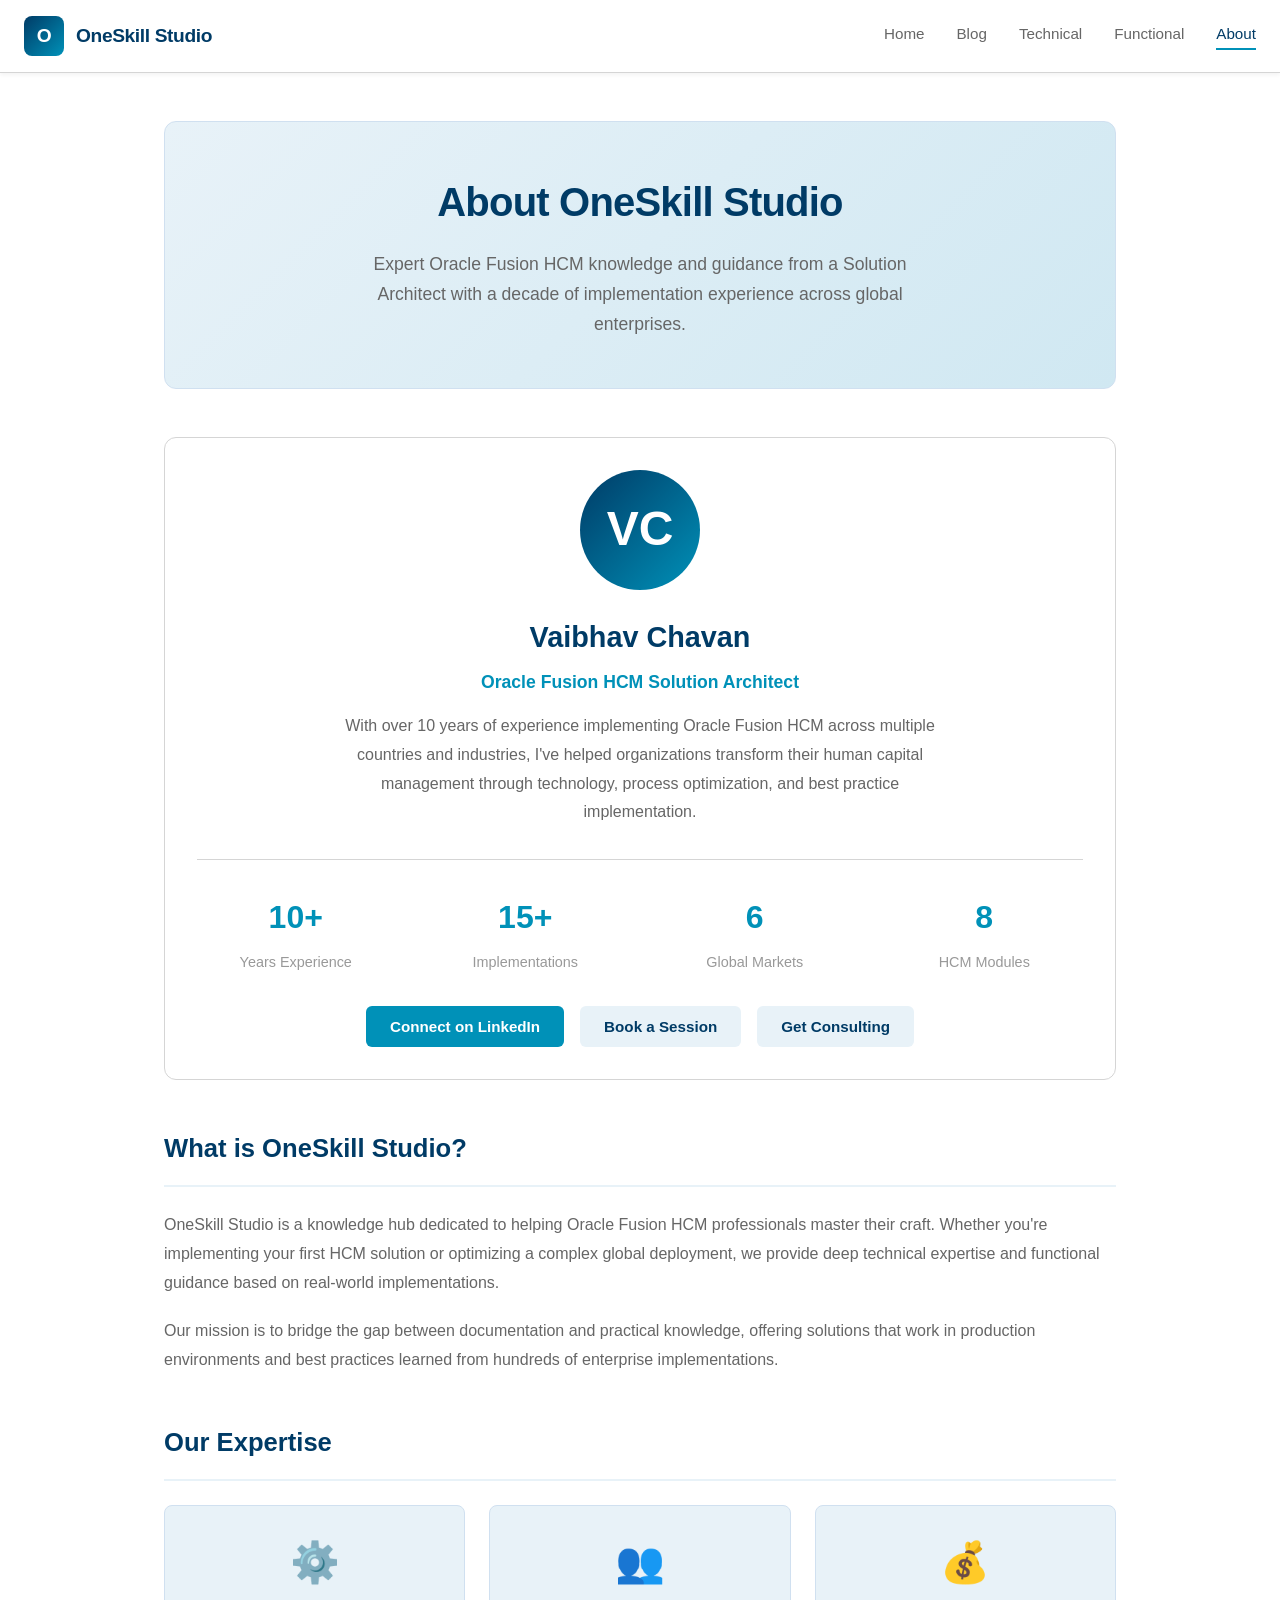
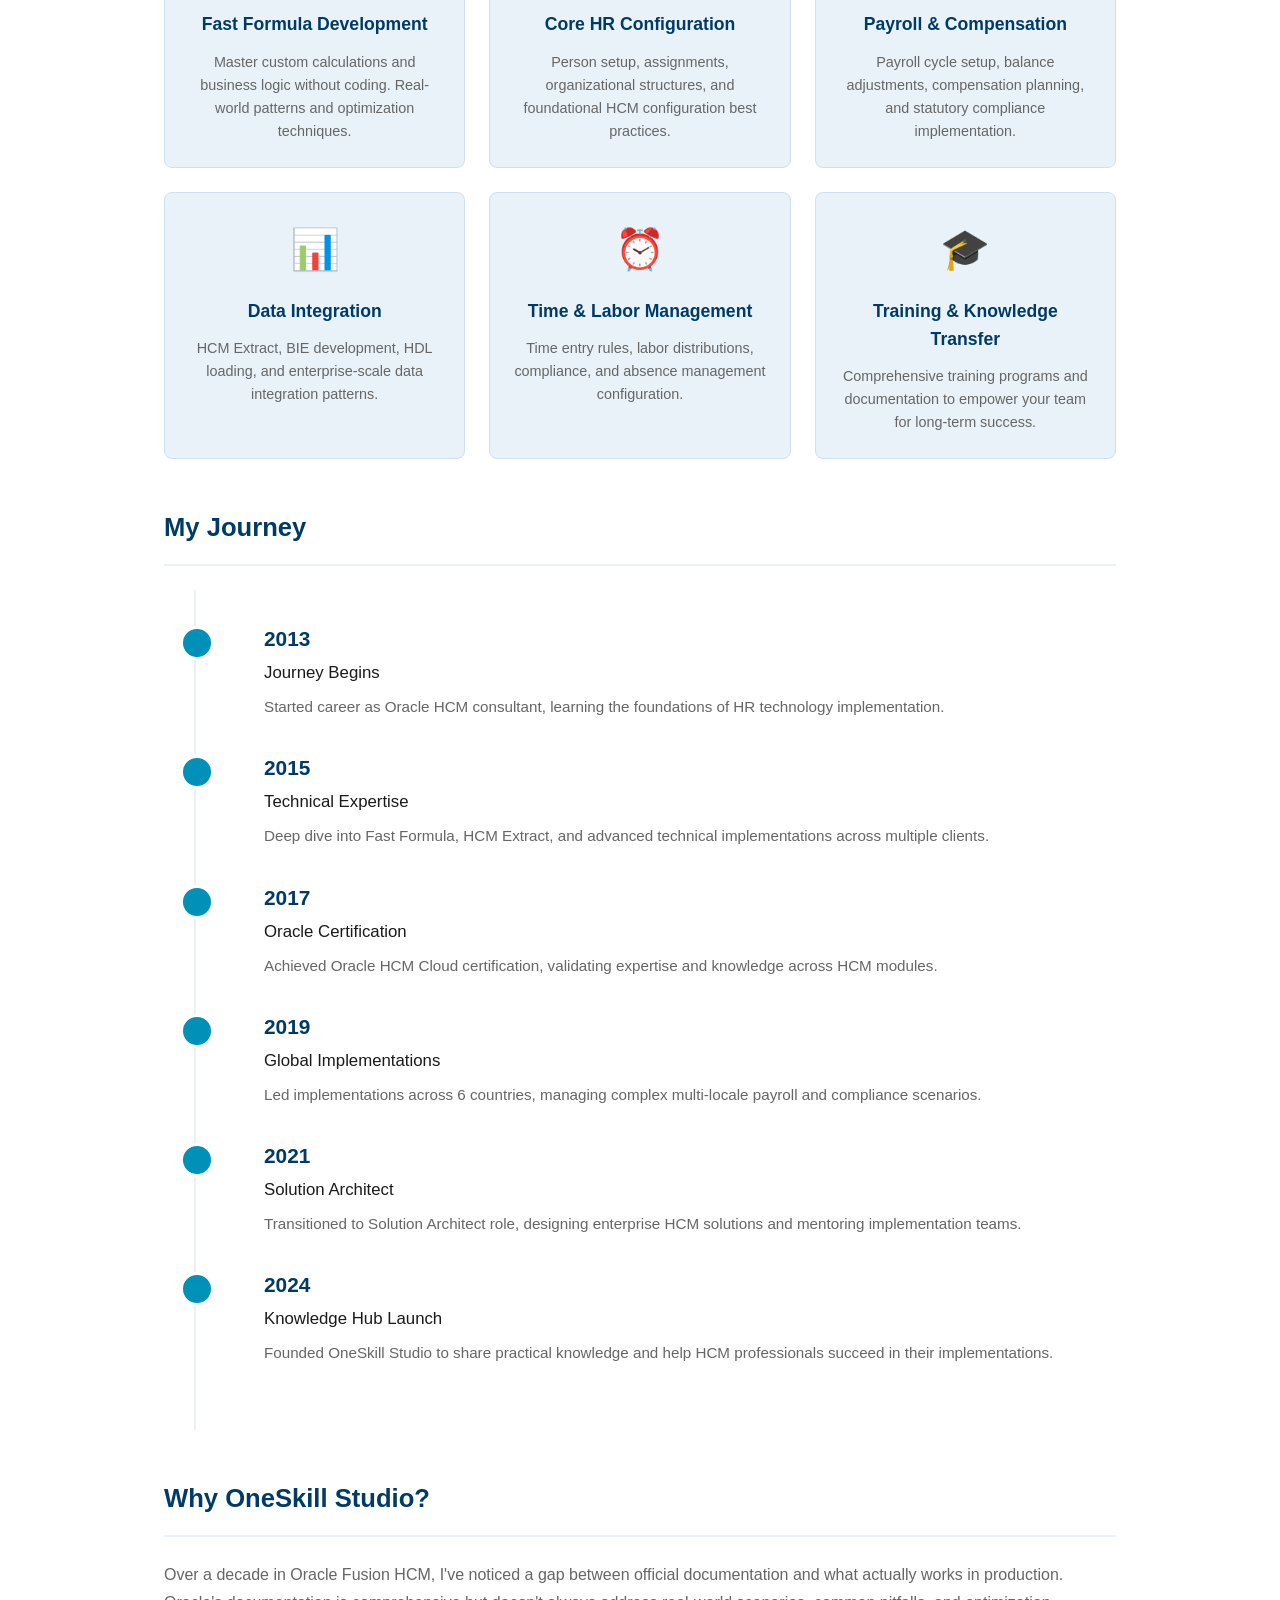
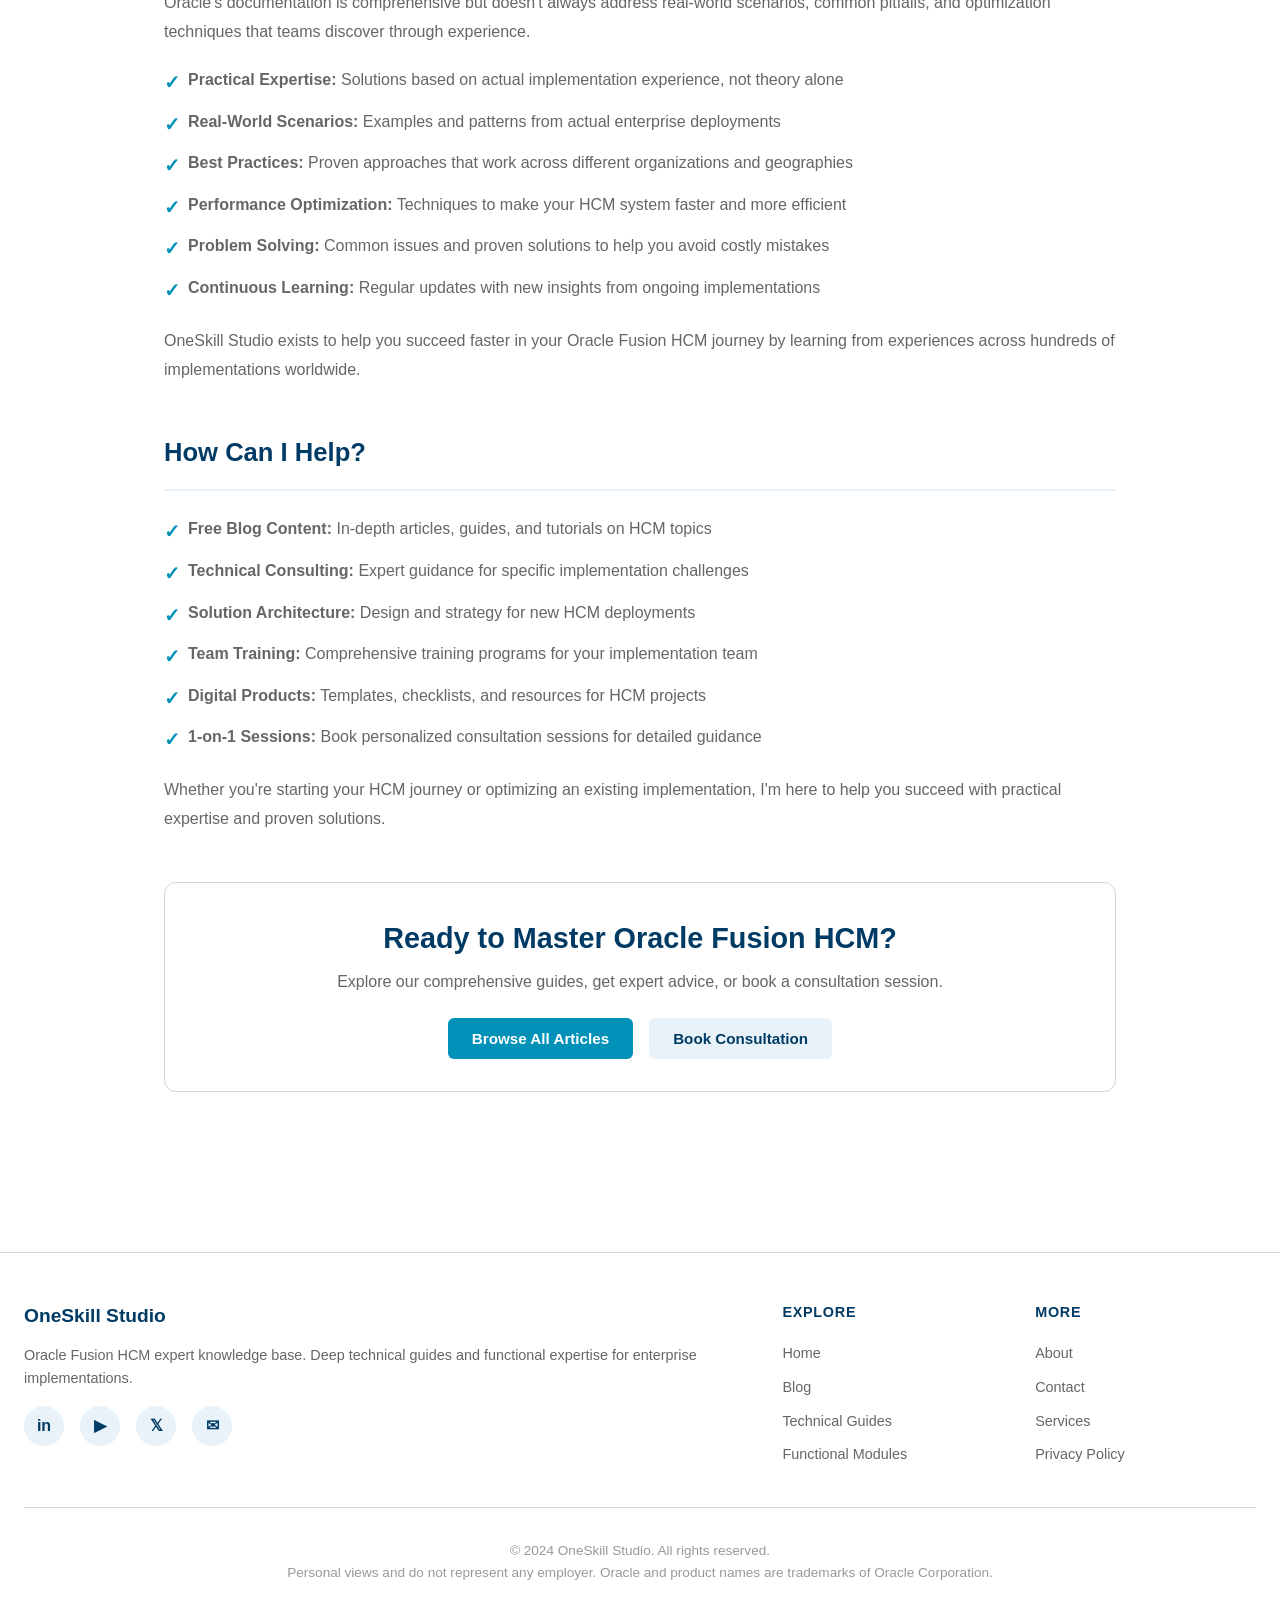
<file: about.html>
<!DOCTYPE html>
<html lang="en">
<head>
  <meta charset="UTF-8">
  <meta name="viewport" content="width=device-width, initial-scale=1.0">
  <title>About - OneSkill Studio</title>
  <style>
    * {
      margin: 0;
      padding: 0;
      box-sizing: border-box;
    }

    /* ════════ COLOR SCHEME (Oracle-inspired) ════════ */
    :root {
      --primary: #003B66;           /* Deep Oracle Blue */
      --primary-light: #E8F2F8;     /* Light Blue background */
      --accent: #0091B8;            /* Oracle Teal */
      --accent-light: #D0E8F2;      /* Light Teal */
      --text-dark: #1A1A1A;         /* Dark text */
      --text-muted: #666666;        /* Muted text */
      --text-light: #999999;        /* Light text */
      --border: #D5D5D5;            /* Border color */
      --bg: #FFFFFF;                /* White background */
      --bg-light: #F8F8F8;          /* Light gray background */
    }

    html {
      scroll-behavior: smooth;
    }

    body {
      font-family: -apple-system, BlinkMacSystemFont, 'Segoe UI', 'Roboto', 'Helvetica', 'Arial', sans-serif;
      background: var(--bg);
      color: var(--text-dark);
      line-height: 1.6;
    }

    /* ════════ HEADER ════════ */
    .site-header {
      background: var(--bg);
      border-bottom: 1px solid var(--border);
      padding: 1rem 0;
      position: sticky;
      top: 0;
      z-index: 1000;
      transition: transform 0.3s ease;
      box-shadow: 0 2px 4px rgba(0, 0, 0, 0.05);
    }

    .site-header.hide {
      transform: translateY(-100%);
    }

    .header-inner {
      max-width: 1400px;
      margin: 0 auto;
      padding: 0 24px;
      display: flex;
      justify-content: space-between;
      align-items: center;
      gap: 2rem;
    }

    .logo {
      display: flex;
      align-items: center;
      gap: 0.75rem;
      text-decoration: none;
      color: var(--primary);
      font-weight: 800;
      font-size: 1.2rem;
      letter-spacing: -0.02em;
      flex-shrink: 0;
    }

    .logo-icon {
      width: 40px;
      height: 40px;
      background: linear-gradient(135deg, var(--primary), var(--accent));
      border-radius: 8px;
      display: flex;
      align-items: center;
      justify-content: center;
      color: white;
      font-weight: 800;
      font-size: 1.2rem;
    }

    .nav {
      display: flex;
      gap: 2rem;
      align-items: center;
    }

    .nav a {
      color: var(--text-muted);
      text-decoration: none;
      font-weight: 500;
      font-size: 0.95rem;
      transition: color 0.2s ease;
      position: relative;
      padding-bottom: 4px;
    }

    .nav a:hover,
    .nav a.active {
      color: var(--primary);
    }

    .nav a.active::after {
      content: '';
      position: absolute;
      bottom: 0;
      left: 0;
      right: 0;
      height: 2px;
      background: var(--accent);
    }

    /* ════════ MAIN CONTAINER ════════ */
    .site-container {
      max-width: 1000px;
      margin: 0 auto;
      padding: 3rem 24px;
    }

    /* ════════ HERO SECTION ════════ */
    .about-hero {
      background: linear-gradient(135deg, var(--primary-light) 0%, var(--accent-light) 100%);
      border-radius: 12px;
      padding: 3rem;
      margin-bottom: 3rem;
      text-align: center;
      border: 1px solid #D0E0F0;
    }

    .about-hero h1 {
      font-size: 2.5rem;
      color: var(--primary);
      margin-bottom: 1rem;
      letter-spacing: -0.02em;
    }

    .about-hero p {
      font-size: 1.1rem;
      color: var(--text-muted);
      max-width: 600px;
      margin: 0 auto;
      line-height: 1.7;
    }

    /* ════════ AUTHOR CARD ════════ */
    .author-card {
      background: var(--bg);
      border: 1px solid var(--border);
      border-radius: 12px;
      padding: 2rem;
      margin-bottom: 3rem;
      text-align: center;
    }

    .author-avatar-large {
      width: 120px;
      height: 120px;
      background: linear-gradient(135deg, var(--primary), var(--accent));
      border-radius: 50%;
      margin: 0 auto 1.5rem;
      display: flex;
      align-items: center;
      justify-content: center;
      color: white;
      font-size: 3rem;
      font-weight: 800;
    }

    .author-card h2 {
      font-size: 1.8rem;
      color: var(--primary);
      margin-bottom: 0.5rem;
    }

    .author-title {
      font-size: 1.1rem;
      color: var(--accent);
      margin-bottom: 1rem;
      font-weight: 600;
    }

    .author-bio {
      color: var(--text-muted);
      font-size: 1rem;
      line-height: 1.8;
      margin-bottom: 2rem;
      max-width: 600px;
      margin-left: auto;
      margin-right: auto;
    }

    .author-stats {
      display: grid;
      grid-template-columns: repeat(auto-fit, minmax(150px, 1fr));
      gap: 2rem;
      margin-bottom: 2rem;
      padding-top: 2rem;
      border-top: 1px solid var(--border);
    }

    .stat-item {
      text-align: center;
    }

    .stat-number {
      font-size: 2rem;
      font-weight: 800;
      color: var(--accent);
    }

    .stat-label {
      font-size: 0.9rem;
      color: var(--text-light);
      margin-top: 0.5rem;
    }

    .author-ctas {
      display: flex;
      gap: 1rem;
      justify-content: center;
      flex-wrap: wrap;
    }

    .cta-btn {
      display: inline-block;
      padding: 0.75rem 1.5rem;
      background: var(--accent);
      color: white;
      text-decoration: none;
      border-radius: 6px;
      font-weight: 600;
      font-size: 0.95rem;
      transition: all 0.2s ease;
      border: none;
      cursor: pointer;
    }

    .cta-btn:hover {
      background: var(--primary);
      transform: translateY(-2px);
      box-shadow: 0 4px 12px rgba(0, 145, 184, 0.2);
    }

    .cta-btn-secondary {
      background: var(--primary-light);
      color: var(--primary);
    }

    .cta-btn-secondary:hover {
      background: var(--accent-light);
      color: var(--accent);
    }

    /* ════════ CONTENT SECTIONS ════════ */
    .content-section {
      margin-bottom: 3rem;
    }

    .section-title {
      font-size: 1.6rem;
      color: var(--primary);
      margin-bottom: 1.5rem;
      padding-bottom: 1rem;
      border-bottom: 2px solid var(--primary-light);
    }

    .section-content {
      color: var(--text-muted);
      line-height: 1.8;
      font-size: 1rem;
    }

    .section-content p {
      margin-bottom: 1.2rem;
    }

    .section-content ul {
      list-style: none;
      padding: 0;
      margin-bottom: 1.5rem;
    }

    .section-content li {
      padding-left: 1.5rem;
      margin-bottom: 0.8rem;
      position: relative;
    }

    .section-content li:before {
      content: "✓";
      position: absolute;
      left: 0;
      color: var(--accent);
      font-weight: bold;
      font-size: 1.2rem;
    }

    /* ════════ EXPERTISE GRID ════════ */
    .expertise-grid {
      display: grid;
      grid-template-columns: repeat(auto-fit, minmax(250px, 1fr));
      gap: 1.5rem;
      margin-bottom: 2rem;
    }

    .expertise-card {
      background: var(--primary-light);
      border: 1px solid #D0E0F0;
      border-radius: 8px;
      padding: 1.5rem;
      text-align: center;
      transition: all 0.2s ease;
    }

    .expertise-card:hover {
      border-color: var(--accent);
      box-shadow: 0 4px 12px rgba(0, 145, 184, 0.15);
      transform: translateY(-4px);
    }

    .expertise-icon {
      font-size: 2.5rem;
      margin-bottom: 1rem;
    }

    .expertise-card h3 {
      font-size: 1.1rem;
      color: var(--primary);
      margin-bottom: 0.75rem;
    }

    .expertise-card p {
      font-size: 0.9rem;
      color: var(--text-muted);
    }

    /* ════════ TIMELINE ════════ */
    .timeline {
      position: relative;
      padding: 2rem 0;
    }

    .timeline::before {
      content: '';
      position: absolute;
      left: 30px;
      top: 0;
      bottom: 0;
      width: 2px;
      background: var(--primary-light);
    }

    .timeline-item {
      margin-bottom: 2rem;
      padding-left: 100px;
      position: relative;
    }

    .timeline-item::before {
      content: '';
      position: absolute;
      left: 16px;
      top: 4px;
      width: 28px;
      height: 28px;
      background: var(--accent);
      border: 3px solid var(--bg);
      border-radius: 50%;
    }

    .timeline-year {
      font-size: 1.3rem;
      font-weight: 800;
      color: var(--primary);
      margin-bottom: 0.3rem;
    }

    .timeline-title {
      font-size: 1.05rem;
      color: var(--text-dark);
      margin-bottom: 0.5rem;
    }

    .timeline-desc {
      color: var(--text-muted);
      font-size: 0.95rem;
      line-height: 1.6;
    }

    /* ════════ FOOTER ════════ */
    .site-footer {
      background: var(--bg);
      border-top: 1px solid var(--border);
      padding: 3rem 24px 2rem;
      margin-top: 4rem;
    }

    .footer-inner {
      max-width: 1400px;
      margin: 0 auto;
      display: grid;
      grid-template-columns: 1.5fr 1fr;
      gap: 3rem;
      margin-bottom: 2rem;
    }

    .footer-brand h3 {
      color: var(--primary);
      font-size: 1.2rem;
      margin-bottom: 0.75rem;
    }

    .footer-brand p {
      color: var(--text-muted);
      font-size: 0.9rem;
      margin-bottom: 1rem;
      line-height: 1.6;
    }

    .footer-social {
      display: flex;
      gap: 1rem;
      margin-bottom: 1rem;
    }

    .social-icon {
      width: 40px;
      height: 40px;
      display: flex;
      align-items: center;
      justify-content: center;
      background: var(--primary-light);
      color: var(--primary);
      border-radius: 50%;
      text-decoration: none;
      transition: all 0.2s ease;
      font-weight: 600;
    }

    .social-icon:hover {
      background: var(--accent);
      color: white;
      transform: translateY(-2px);
    }

    .footer-nav {
      display: grid;
      grid-template-columns: 1fr 1fr;
      gap: 2rem;
    }

    .footer-nav h4 {
      color: var(--primary);
      font-size: 0.9rem;
      text-transform: uppercase;
      letter-spacing: 0.05em;
      margin-bottom: 1rem;
    }

    .footer-nav ul {
      list-style: none;
    }

    .footer-nav li {
      margin-bottom: 0.5rem;
    }

    .footer-nav a {
      color: var(--text-muted);
      text-decoration: none;
      font-size: 0.9rem;
      transition: color 0.2s ease;
    }

    .footer-nav a:hover {
      color: var(--accent);
    }

    .footer-legal {
      border-top: 1px solid var(--border);
      padding-top: 2rem;
      text-align: center;
    }

    .footer-legal p {
      color: var(--text-light);
      font-size: 0.85rem;
      line-height: 1.6;
    }

    /* ════════ RESPONSIVE ════════ */
    @media (max-width: 768px) {
      .site-container {
        padding: 2rem 16px;
      }

      .about-hero {
        padding: 2rem;
      }

      .about-hero h1 {
        font-size: 1.8rem;
      }

      .author-card {
        padding: 1.5rem;
      }

      .author-avatar-large {
        width: 100px;
        height: 100px;
        font-size: 2.5rem;
      }

      .author-stats {
        grid-template-columns: repeat(2, 1fr);
        gap: 1rem;
      }

      .cta-btn {
        padding: 0.65rem 1.2rem;
        font-size: 0.9rem;
      }

      .section-title {
        font-size: 1.3rem;
      }

      .expertise-grid {
        grid-template-columns: 1fr;
      }

      .header-inner {
        padding: 0 16px;
        gap: 1rem;
      }

      .logo {
        font-size: 1rem;
      }

      .nav {
        gap: 1.2rem;
        font-size: 0.85rem;
      }

      .footer-inner {
        grid-template-columns: 1fr;
      }

      .footer-nav {
        grid-template-columns: 1fr;
      }

      .timeline::before {
        left: 22px;
      }

      .timeline-item::before {
        left: 9px;
        width: 24px;
        height: 24px;
      }

      .timeline-item {
        padding-left: 60px;
      }
    }

    @media (max-width: 480px) {
      .header-inner {
        flex-wrap: wrap;
      }

      .nav {
        width: 100%;
        justify-content: space-around;
        order: 3;
        gap: 0.5rem;
      }

      .about-hero h1 {
        font-size: 1.5rem;
      }

      .about-hero p {
        font-size: 1rem;
      }

      .author-card h2 {
        font-size: 1.4rem;
      }

      .author-stats {
        grid-template-columns: 1fr;
      }

      .cta-btn {
        width: 100%;
        text-align: center;
      }

      .author-ctas {
        flex-direction: column;
      }

      .section-title {
        font-size: 1.2rem;
      }

      .expertise-grid {
        gap: 1rem;
      }

      .footer-social {
        gap: 0.75rem;
      }

      .social-icon {
        width: 36px;
        height: 36px;
        font-size: 0.9rem;
      }
    }
  </style>
</head>
<body>

  <!-- HEADER -->
  <header class="site-header">
    <div class="header-inner">
      <a href="index.html" class="logo">
        <div class="logo-icon">O</div>
        <span>OneSkill Studio</span>
      </a>
      <nav class="nav">
        <a href="index.html">Home</a>
        <a href="blog.html">Blog</a>
        <a href="#">Technical</a>
        <a href="#">Functional</a>
        <a href="about.html" class="active">About</a>
      </nav>
    </div>
  </header>

  <!-- MAIN CONTENT -->
  <div class="site-container">
    <!-- Hero Section -->
    <section class="about-hero">
      <h1>About OneSkill Studio</h1>
      <p>Expert Oracle Fusion HCM knowledge and guidance from a Solution Architect with a decade of implementation experience across global enterprises.</p>
    </section>

    <!-- Author Card -->
    <section class="author-card">
      <div class="author-avatar-large">VC</div>
      <h2>Vaibhav Chavan</h2>
      <p class="author-title">Oracle Fusion HCM Solution Architect</p>

      <p class="author-bio">
        With over 10 years of experience implementing Oracle Fusion HCM across multiple countries and industries, 
        I've helped organizations transform their human capital management through technology, process optimization, 
        and best practice implementation.
      </p>

      <div class="author-stats">
        <div class="stat-item">
          <div class="stat-number">10+</div>
          <div class="stat-label">Years Experience</div>
        </div>
        <div class="stat-item">
          <div class="stat-number">15+</div>
          <div class="stat-label">Implementations</div>
        </div>
        <div class="stat-item">
          <div class="stat-number">6</div>
          <div class="stat-label">Global Markets</div>
        </div>
        <div class="stat-item">
          <div class="stat-number">8</div>
          <div class="stat-label">HCM Modules</div>
        </div>
      </div>

      <div class="author-ctas">
        <button class="cta-btn">Connect on LinkedIn</button>
        <button class="cta-btn cta-btn-secondary">Book a Session</button>
        <button class="cta-btn cta-btn-secondary">Get Consulting</button>
      </div>
    </section>

    <!-- About OneSkill Studio -->
    <section class="content-section">
      <h2 class="section-title">What is OneSkill Studio?</h2>
      <div class="section-content">
        <p>
          OneSkill Studio is a knowledge hub dedicated to helping Oracle Fusion HCM professionals master their craft. 
          Whether you're implementing your first HCM solution or optimizing a complex global deployment, we provide 
          deep technical expertise and functional guidance based on real-world implementations.
        </p>
        <p>
          Our mission is to bridge the gap between documentation and practical knowledge, offering solutions that work 
          in production environments and best practices learned from hundreds of enterprise implementations.
        </p>
      </div>
    </section>

    <!-- Our Expertise -->
    <section class="content-section">
      <h2 class="section-title">Our Expertise</h2>
      <div class="expertise-grid">
        <div class="expertise-card">
          <div class="expertise-icon">⚙️</div>
          <h3>Fast Formula Development</h3>
          <p>Master custom calculations and business logic without coding. Real-world patterns and optimization techniques.</p>
        </div>

        <div class="expertise-card">
          <div class="expertise-icon">👥</div>
          <h3>Core HR Configuration</h3>
          <p>Person setup, assignments, organizational structures, and foundational HCM configuration best practices.</p>
        </div>

        <div class="expertise-card">
          <div class="expertise-icon">💰</div>
          <h3>Payroll & Compensation</h3>
          <p>Payroll cycle setup, balance adjustments, compensation planning, and statutory compliance implementation.</p>
        </div>

        <div class="expertise-card">
          <div class="expertise-icon">📊</div>
          <h3>Data Integration</h3>
          <p>HCM Extract, BIE development, HDL loading, and enterprise-scale data integration patterns.</p>
        </div>

        <div class="expertise-card">
          <div class="expertise-icon">⏰</div>
          <h3>Time & Labor Management</h3>
          <p>Time entry rules, labor distributions, compliance, and absence management configuration.</p>
        </div>

        <div class="expertise-card">
          <div class="expertise-icon">🎓</div>
          <h3>Training & Knowledge Transfer</h3>
          <p>Comprehensive training programs and documentation to empower your team for long-term success.</p>
        </div>
      </div>
    </section>

    <!-- Journey -->
    <section class="content-section">
      <h2 class="section-title">My Journey</h2>
      <div class="timeline">
        <div class="timeline-item">
          <div class="timeline-year">2013</div>
          <div class="timeline-title">Journey Begins</div>
          <div class="timeline-desc">Started career as Oracle HCM consultant, learning the foundations of HR technology implementation.</div>
        </div>

        <div class="timeline-item">
          <div class="timeline-year">2015</div>
          <div class="timeline-title">Technical Expertise</div>
          <div class="timeline-desc">Deep dive into Fast Formula, HCM Extract, and advanced technical implementations across multiple clients.</div>
        </div>

        <div class="timeline-item">
          <div class="timeline-year">2017</div>
          <div class="timeline-title">Oracle Certification</div>
          <div class="timeline-desc">Achieved Oracle HCM Cloud certification, validating expertise and knowledge across HCM modules.</div>
        </div>

        <div class="timeline-item">
          <div class="timeline-year">2019</div>
          <div class="timeline-title">Global Implementations</div>
          <div class="timeline-desc">Led implementations across 6 countries, managing complex multi-locale payroll and compliance scenarios.</div>
        </div>

        <div class="timeline-item">
          <div class="timeline-year">2021</div>
          <div class="timeline-title">Solution Architect</div>
          <div class="timeline-desc">Transitioned to Solution Architect role, designing enterprise HCM solutions and mentoring implementation teams.</div>
        </div>

        <div class="timeline-item">
          <div class="timeline-year">2024</div>
          <div class="timeline-title">Knowledge Hub Launch</div>
          <div class="timeline-desc">Founded OneSkill Studio to share practical knowledge and help HCM professionals succeed in their implementations.</div>
        </div>
      </div>
    </section>

    <!-- Why This Blog -->
    <section class="content-section">
      <h2 class="section-title">Why OneSkill Studio?</h2>
      <div class="section-content">
        <p>
          Over a decade in Oracle Fusion HCM, I've noticed a gap between official documentation and what actually works 
          in production. Oracle's documentation is comprehensive but doesn't always address real-world scenarios, common pitfalls, 
          and optimization techniques that teams discover through experience.
        </p>
        <ul>
          <li><strong>Practical Expertise:</strong> Solutions based on actual implementation experience, not theory alone</li>
          <li><strong>Real-World Scenarios:</strong> Examples and patterns from actual enterprise deployments</li>
          <li><strong>Best Practices:</strong> Proven approaches that work across different organizations and geographies</li>
          <li><strong>Performance Optimization:</strong> Techniques to make your HCM system faster and more efficient</li>
          <li><strong>Problem Solving:</strong> Common issues and proven solutions to help you avoid costly mistakes</li>
          <li><strong>Continuous Learning:</strong> Regular updates with new insights from ongoing implementations</li>
        </ul>
        <p>
          OneSkill Studio exists to help you succeed faster in your Oracle Fusion HCM journey by learning from experiences 
          across hundreds of implementations worldwide.
        </p>
      </div>
    </section>

    <!-- Services -->
    <section class="content-section">
      <h2 class="section-title">How Can I Help?</h2>
      <div class="section-content">
        <ul>
          <li><strong>Free Blog Content:</strong> In-depth articles, guides, and tutorials on HCM topics</li>
          <li><strong>Technical Consulting:</strong> Expert guidance for specific implementation challenges</li>
          <li><strong>Solution Architecture:</strong> Design and strategy for new HCM deployments</li>
          <li><strong>Team Training:</strong> Comprehensive training programs for your implementation team</li>
          <li><strong>Digital Products:</strong> Templates, checklists, and resources for HCM projects</li>
          <li><strong>1-on-1 Sessions:</strong> Book personalized consultation sessions for detailed guidance</li>
        </ul>
        <p>
          Whether you're starting your HCM journey or optimizing an existing implementation, I'm here to help you 
          succeed with practical expertise and proven solutions.
        </p>
      </div>
    </section>

    <!-- Call to Action -->
    <section class="author-card" style="margin-top: 2rem;">
      <h2>Ready to Master Oracle Fusion HCM?</h2>
      <p style="margin-bottom: 1.5rem; font-size: 1rem; color: var(--text-muted);">
        Explore our comprehensive guides, get expert advice, or book a consultation session.
      </p>
      <div class="author-ctas">
        <button class="cta-btn">Browse All Articles</button>
        <button class="cta-btn cta-btn-secondary">Book Consultation</button>
      </div>
    </section>
  </div>

  <!-- FOOTER -->
  <footer class="site-footer">
    <div class="footer-inner">
      <div class="footer-brand">
        <h3>OneSkill Studio</h3>
        <p>Oracle Fusion HCM expert knowledge base. Deep technical guides and functional expertise for enterprise implementations.</p>
        <div class="footer-social">
          <a href="#" class="social-icon" title="LinkedIn">in</a>
          <a href="#" class="social-icon" title="YouTube">▶</a>
          <a href="#" class="social-icon" title="Twitter">𝕏</a>
          <a href="#" class="social-icon" title="Email">✉</a>
        </div>
      </div>

      <div class="footer-nav">
        <div>
          <h4>Explore</h4>
          <ul>
            <li><a href="index.html">Home</a></li>
            <li><a href="blog.html">Blog</a></li>
            <li><a href="#">Technical Guides</a></li>
            <li><a href="#">Functional Modules</a></li>
          </ul>
        </div>
        <div>
          <h4>More</h4>
          <ul>
            <li><a href="about.html">About</a></li>
            <li><a href="#">Contact</a></li>
            <li><a href="#">Services</a></li>
            <li><a href="#">Privacy Policy</a></li>
          </ul>
        </div>
      </div>
    </div>

    <div class="footer-legal">
      <p>© 2024 OneSkill Studio. All rights reserved.</p>
      <p>Personal views and do not represent any employer. Oracle and product names are trademarks of Oracle Corporation.</p>
    </div>
  </footer>

  <!-- HEADER HIDE ON SCROLL SCRIPT -->
  <script>
    let lastScrollTop = 0;
    const header = document.querySelector('.site-header');

    window.addEventListener('scroll', () => {
      const scrollTop = window.scrollY || document.documentElement.scrollTop;

      if (scrollTop > 300) {
        if (scrollTop > lastScrollTop) {
          // Scrolling DOWN
          header.classList.add('hide');
        } else {
          // Scrolling UP
          header.classList.remove('hide');
        }
      } else {
        // Near top
        header.classList.remove('hide');
      }

      lastScrollTop = scrollTop <= 0 ? 0 : scrollTop;
    });
  </script>

</body>
</html>
</file>
